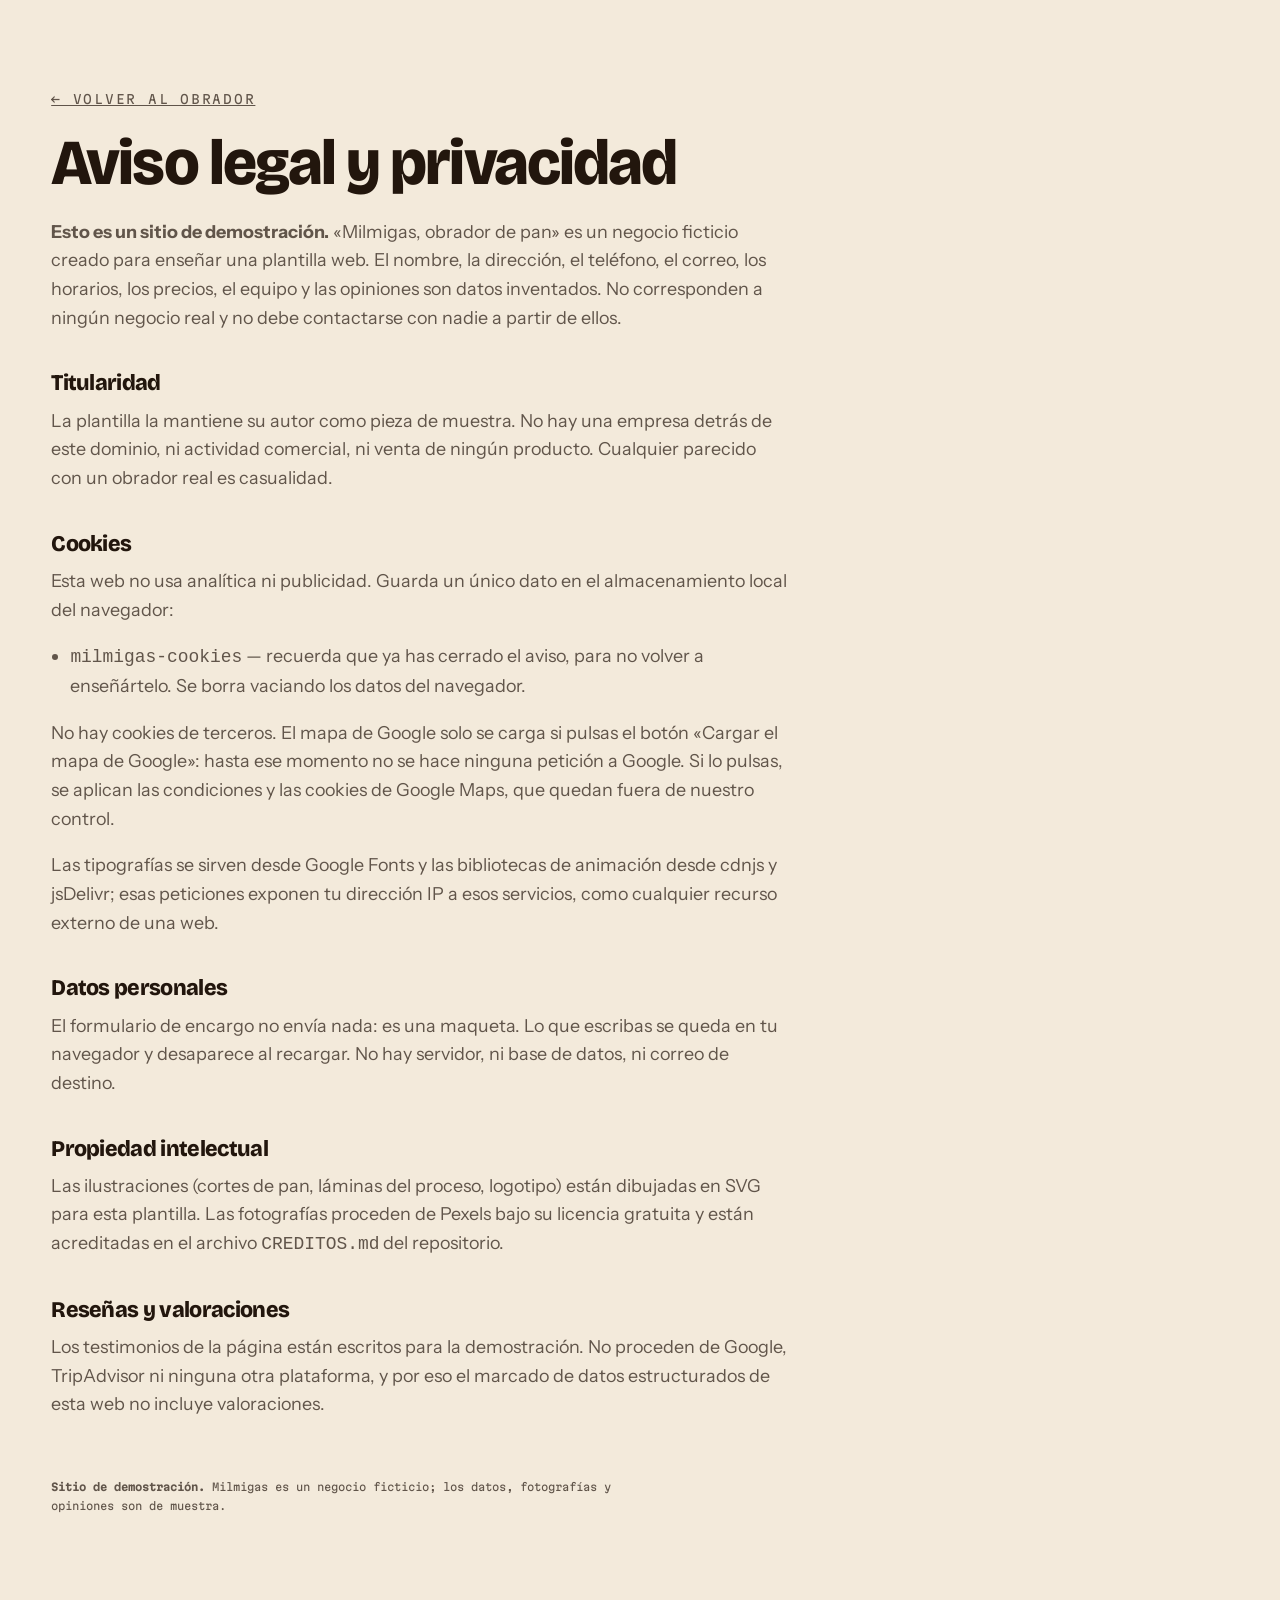
<file: legal.html>
<!doctype html>
<!-- SITIO DE DEMOSTRACIÓN. Milmigas es un negocio ficticio. -->
<html lang="es">
<head>
<meta charset="utf-8">
<meta name="viewport" content="width=device-width, initial-scale=1">
<meta name="robots" content="noindex, nofollow">
<title>Aviso legal y privacidad · Milmigas (demostración)</title>
<link rel="icon" href="favicon.svg" type="image/svg+xml">
<link rel="preconnect" href="https://fonts.googleapis.com">
<link rel="preconnect" href="https://fonts.gstatic.com" crossorigin>
<link rel="stylesheet" href="https://fonts.googleapis.com/css2?family=Bricolage+Grotesque:opsz,wdth,wght@12..96,75..100,400;12..96,75..100,700;12..96,75..100,800&family=Instrument+Sans:wght@400;500&family=Martian+Mono:wght@400;600&display=swap">
<link rel="stylesheet" href="css/estilo.css">
<style>
  .legal { max-width: 70ch; padding: clamp(4rem, 10vh, 7rem) var(--marco); }
  .legal h1 { font-size: clamp(2.2rem, 1.4rem + 3.6vw, 4rem); margin-bottom: 1.5rem; }
  .legal h2 { font-size: 1.4rem; margin: 2.5rem 0 0.8rem; }
  .legal p, .legal li { color: var(--tinta-70); }
  .legal ul { padding-left: 1.2rem; }
</style>
</head>
<body>
<main class="legal">
  <p class="indice"><a href="index.html">← Volver al obrador</a></p>
  <h1>Aviso legal y privacidad</h1>

  <p><strong>Esto es un sitio de demostración.</strong> «Milmigas, obrador de pan» es un
  negocio ficticio creado para enseñar una plantilla web. El nombre, la dirección, el
  teléfono, el correo, los horarios, los precios, el equipo y las opiniones son datos
  inventados. No corresponden a ningún negocio real y no debe contactarse con nadie a
  partir de ellos.</p>

  <h2>Titularidad</h2>
  <p>La plantilla la mantiene su autor como pieza de muestra. No hay una empresa detrás
  de este dominio, ni actividad comercial, ni venta de ningún producto. Cualquier
  parecido con un obrador real es casualidad.</p>

  <h2 id="cookies">Cookies</h2>
  <p>Esta web no usa analítica ni publicidad. Guarda un único dato en el
  almacenamiento local del navegador:</p>
  <ul>
    <li><code>milmigas-cookies</code> — recuerda que ya has cerrado el aviso, para no
    volver a enseñártelo. Se borra vaciando los datos del navegador.</li>
  </ul>
  <p>No hay cookies de terceros. El mapa de Google solo se carga si pulsas el botón
  «Cargar el mapa de Google»: hasta ese momento no se hace ninguna petición a Google.
  Si lo pulsas, se aplican las condiciones y las cookies de Google Maps, que quedan
  fuera de nuestro control.</p>
  <p>Las tipografías se sirven desde Google Fonts y las bibliotecas de animación desde
  cdnjs y jsDelivr; esas peticiones exponen tu dirección IP a esos servicios, como
  cualquier recurso externo de una web.</p>

  <h2>Datos personales</h2>
  <p>El formulario de encargo no envía nada: es una maqueta. Lo que escribas se queda
  en tu navegador y desaparece al recargar. No hay servidor, ni base de datos, ni
  correo de destino.</p>

  <h2>Propiedad intelectual</h2>
  <p>Las ilustraciones (cortes de pan, láminas del proceso, logotipo) están dibujadas
  en SVG para esta plantilla. Las fotografías proceden de Pexels bajo su licencia
  gratuita y están acreditadas en el archivo <code>CREDITOS.md</code> del repositorio.</p>

  <h2>Reseñas y valoraciones</h2>
  <p>Los testimonios de la página están escritos para la demostración. No proceden de
  Google, TripAdvisor ni ninguna otra plataforma, y por eso el marcado de datos
  estructurados de esta web no incluye valoraciones.</p>

  <p class="pie__sello" style="border:0;padding-top:2.5rem">
    <strong>Sitio de demostración.</strong> Milmigas es un negocio ficticio; los datos,
    fotografías y opiniones son de muestra.
  </p>
</main>
</body>
</html>
</file>
<file: css/estilo.css>
/* ==========================================================================
   Milmigas — obrador de pan (SITIO DE DEMOSTRACIÓN, negocio ficticio)
   Concepto: «La miga». La estructura del pan —alvéolos, corteza, corte—
   es el sistema visual: círculos irregulares, bordes gruesos, color de horno.
   ========================================================================== */

:root {
  --crema: #F3EADB;
  --papel: #FCF6EA;
  --tinta: #22160D;
  --tinta-70: rgba(34, 22, 13, 0.7);
  --tinta-45: rgba(34, 22, 13, 0.62);
  --tinta-12: rgba(34, 22, 13, 0.12);
  --corteza: #A8481B;
  --rojo: #BE2E14;
  --azul: #123A7A;
  --grano: #E8B53A;

  --display: "Bricolage Grotesque", "Trebuchet MS", sans-serif;
  --texto: "Instrument Sans", system-ui, sans-serif;
  --mono: "Martian Mono", ui-monospace, "Courier New", monospace;

  --marco: clamp(1rem, 4vw, 3.5rem);
  --regla: 3px solid var(--tinta);
}

*, *::before, *::after { box-sizing: border-box; }

html { -webkit-text-size-adjust: 100%; }

body {
  margin: 0;
  background: var(--crema);
  color: var(--tinta);
  font-family: var(--texto);
  font-size: clamp(1rem, 0.96rem + 0.2vw, 1.125rem);
  line-height: 1.6;
  overflow-x: hidden;
}

img, svg, canvas { max-width: 100%; }
img { height: auto; display: block; }

h1, h2, h3 {
  font-family: var(--display);
  font-weight: 800;
  line-height: 0.96;
  letter-spacing: -0.03em;
  margin: 0;
  font-variation-settings: "wdth" 96;
}

p { margin: 0 0 1em; }
a { color: inherit; }

::selection { background: var(--rojo); color: var(--papel); }

:focus-visible {
  outline: 3px solid var(--azul);
  outline-offset: 3px;
  border-radius: 2px;
}

.visualmente-oculta {
  position: absolute !important;
  width: 1px; height: 1px;
  margin: -1px; padding: 0; border: 0;
  clip-path: inset(50%);
  overflow: hidden; white-space: nowrap;
}

.salto {
  position: fixed;
  top: 0.75rem; left: 0.75rem;
  z-index: 200;
  transform: translateY(-160%);
  background: var(--tinta); color: var(--papel);
  padding: 0.7rem 1.1rem; border-radius: 999px;
  font-family: var(--mono); font-size: 0.75rem; text-decoration: none;
}
.salto:focus { transform: none; }

/* ── Tipografía de apoyo ───────────────────────────────────────────────── */
.kicker, .indice {
  font-family: var(--mono);
  font-size: clamp(0.62rem, 0.55rem + 0.3vw, 0.78rem);
  letter-spacing: 0.14em;
  text-transform: uppercase;
  color: var(--corteza);
  margin: 0 0 1.4rem;
}
.indice { color: var(--rojo); }

.seccion__cabeza { max-width: 62ch; }
.seccion__cabeza h2 { font-size: clamp(2.2rem, 1.2rem + 4.4vw, 5rem); margin-bottom: 1rem; }
.seccion__texto { color: var(--tinta-70); max-width: 52ch; font-size: 1.05em; }

/* ── Botones ───────────────────────────────────────────────────────────── */
.boton {
  display: inline-flex; align-items: center; gap: 0.5rem;
  font-family: var(--mono); font-size: 0.78rem; font-weight: 600;
  letter-spacing: 0.06em; text-transform: uppercase; text-decoration: none;
  padding: 0.95rem 1.5rem;
  border: 3px solid var(--tinta);
  border-radius: 999px;
  background: transparent; color: var(--tinta);
  cursor: pointer;
  transition: background 0.25s ease, color 0.25s ease, transform 0.2s ease;
}
.boton--rojo { background: var(--rojo); border-color: var(--rojo); color: var(--papel); }
.boton--rojo:hover { background: var(--tinta); border-color: var(--tinta); }
.boton--tinta { background: var(--tinta); color: var(--papel); }
.boton--tinta:hover { background: var(--rojo); border-color: var(--rojo); }
.boton--linea:hover { background: var(--tinta); color: var(--papel); }

/* ── Cabecera ──────────────────────────────────────────────────────────── */
.cabecera {
  position: fixed; inset: 0 0 auto 0; z-index: 90;
  display: flex; align-items: center; justify-content: space-between;
  gap: 1rem;
  padding: 0.85rem var(--marco);
  background: color-mix(in srgb, var(--crema) 88%, transparent);
  backdrop-filter: blur(8px);
  border-bottom: 3px solid transparent;
  transition: border-color 0.3s ease, background 0.3s ease;
}
.cabecera.esta-pegada { border-bottom-color: var(--tinta); }

.marca { display: inline-flex; align-items: center; gap: 0.6rem; text-decoration: none; }
.marca__simbolo { width: 34px; height: 34px; color: var(--corteza); flex: none; }
.marca__texto {
  font-family: var(--display); font-weight: 800; font-size: 1.35rem;
  letter-spacing: -0.045em;
}

.nav { display: flex; align-items: center; gap: clamp(0.8rem, 1.6vw, 1.8rem); }
.nav ul { display: flex; gap: clamp(0.8rem, 1.6vw, 1.6rem); list-style: none; margin: 0; padding: 0; }
.nav a {
  font-family: var(--mono); font-size: 0.72rem; letter-spacing: 0.08em;
  text-transform: uppercase; text-decoration: none;
  padding-bottom: 2px; border-bottom: 2px solid transparent;
}
.nav a:hover { border-bottom-color: var(--rojo); }
.nav__cta { padding: 0.7rem 1.1rem; }

.hamburguesa {
  display: none; align-items: center; gap: 0.5rem;
  background: none; border: 3px solid var(--tinta); border-radius: 999px;
  padding: 0.5rem 0.9rem; cursor: pointer;
  font-family: var(--mono); font-size: 0.72rem; text-transform: uppercase; color: inherit;
}
.hamburguesa__lineas { display: grid; gap: 4px; width: 18px; }
.hamburguesa__lineas i { display: block; height: 3px; background: currentColor; transition: transform 0.3s ease; }
.hamburguesa[aria-expanded="true"] .hamburguesa__lineas i:first-child { transform: translateY(3.5px) rotate(45deg); }
.hamburguesa[aria-expanded="true"] .hamburguesa__lineas i:last-child { transform: translateY(-3.5px) rotate(-45deg); }

/* ── Hero ──────────────────────────────────────────────────────────────── */
.hero {
  position: relative;
  min-height: 100svh;
  /* El reloj va absoluto abajo a la izquierda: el hueco de abajo tiene que
     dar para él, o a 900 px de alto se come el segundo boton del hero. */
  padding: clamp(7rem, 14vh, 10rem) var(--marco) clamp(8rem, 15vh, 10rem);
  display: grid;
  grid-template-columns: minmax(0, 1fr) minmax(0, 0.62fr);
  align-items: center;
  gap: clamp(1.5rem, 4vw, 4rem);
  border-bottom: var(--regla);
  overflow: hidden;
}
.hero__canvas {
  position: absolute; inset: 0; width: 100%; height: 100%;
  z-index: 0; pointer-events: none;
}
.hero__cuerpo { position: relative; z-index: 2; max-width: 34ch; }
.hero__titulo {
  font-size: clamp(2.5rem, 1.1rem + 4.6vw, 5.1rem);
  margin-bottom: 1.4rem;
}
.hero__entrada { color: var(--tinta-70); max-width: 40ch; font-size: 1.05em; }
.hero__acciones { display: flex; flex-wrap: wrap; gap: 0.8rem; margin-top: 2rem; }

.hero__foto {
  position: relative; z-index: 2; margin: 0;
  align-self: center;
}
.hero__foto img {
  width: 100%;
  aspect-ratio: 3 / 4;
  object-fit: cover;
  border: 3px solid var(--tinta);
  border-radius: 999px 999px 24px 24px;
}
.hero__foto figcaption {
  font-family: var(--mono); font-size: 0.68rem; letter-spacing: 0.08em;
  text-transform: uppercase; color: var(--tinta-45); margin-top: 0.8rem;
}

.reloj {
  position: absolute; z-index: 3;
  left: var(--marco); bottom: clamp(1rem, 3vh, 2.2rem);
  display: grid; grid-template-columns: auto auto; gap: 0.1rem 1rem;
  align-items: baseline;
  padding: 0.9rem 1.3rem;
  background: var(--tinta); color: var(--papel);
  border-radius: 18px;
}
.reloj__etiqueta {
  font-family: var(--mono); font-size: 0.6rem; letter-spacing: 0.16em;
  text-transform: uppercase; opacity: 0.66; grid-column: 1 / -1;
}
.reloj__hora { font-family: var(--display); font-weight: 800; font-size: 1.9rem; line-height: 1; }
.reloj__cuenta { font-family: var(--mono); font-size: 0.85rem; font-variant-numeric: tabular-nums; }

/* ── Marquesina ────────────────────────────────────────────────────────── */
.marquesina {
  overflow: hidden;
  background: var(--rojo); color: var(--papel);
  border-bottom: var(--regla);
  padding: 0.7rem 0;
}
.marquesina__pista {
  display: flex; align-items: center; gap: 1.6rem;
  width: max-content;
  white-space: nowrap;
  font-family: var(--display); font-weight: 700;
  font-size: clamp(1.2rem, 0.8rem + 2vw, 2.6rem);
  letter-spacing: -0.03em;
  will-change: transform;
}
.marquesina__punto {
  width: 0.55em; height: 0.55em; border-radius: 50%;
  background: currentColor; flex: none;
}

/* ── Hornadas ──────────────────────────────────────────────────────────── */
.hornadas { padding: clamp(4rem, 9vh, 7.5rem) var(--marco); border-bottom: var(--regla); }
.hornadas__lista {
  list-style: none; margin: clamp(2.5rem, 6vh, 4.5rem) 0 2rem; padding: 0;
  display: grid; gap: 3px;
  grid-template-columns: repeat(auto-fit, minmax(min(100%, 17rem), 1fr));
  background: var(--tinta);
  border: 3px solid var(--tinta);
  border-radius: 26px; overflow: hidden;
}
.hornada {
  position: relative;
  background: var(--papel);
  padding: clamp(1.4rem, 3vw, 2.2rem);
  display: flex; flex-direction: column; gap: 0.35rem;
  transition: background 0.4s ease, color 0.4s ease;
}
.hornada h3 { font-size: 1.45rem; margin-bottom: 0.2rem; }
.hornada__hora {
  font-family: var(--display); font-weight: 800;
  font-size: clamp(3.2rem, 2rem + 4vw, 5.4rem);
  line-height: 0.86; letter-spacing: -0.05em;
  margin: 0 0 0.8rem; color: var(--corteza);
  font-variant-numeric: tabular-nums;
}
.hornada__hora i { font-style: normal; opacity: 0.35; }
.hornada__que { margin: 0 0 0.4rem; }
.hornada__nota { color: var(--tinta-70); font-size: 0.92em; margin: 0; }
.hornada__estado {
  margin-top: auto; padding-top: 1.2rem;
  font-family: var(--mono); font-size: 0.68rem; letter-spacing: 0.1em;
  text-transform: uppercase; color: var(--tinta-45);
}
.hornada.es-proxima { background: var(--grano); }
.hornada.es-proxima .hornada__hora { color: var(--tinta); }
.hornada.es-proxima .hornada__estado { color: var(--tinta); font-weight: 600; }
.hornadas__pie { color: var(--tinta-70); max-width: 62ch; margin: 0; }

/* ── Cortes: galería anclada ───────────────────────────────────────────── */
.cortes { border-bottom: var(--regla); background: var(--papel); }
.cortes__pin {
  min-height: 100svh;
  padding: clamp(5rem, 11vh, 7rem) 0 clamp(2rem, 5vh, 3rem);
  display: flex; flex-direction: column; justify-content: center;
  gap: clamp(1.5rem, 4vh, 3rem);
  overflow: hidden;
}
.cortes__cabeza {
  padding: 0 var(--marco);
  display: grid;
  grid-template-columns: 1fr auto;
  align-items: end;
  gap: 1rem 2rem;
}
.cortes__cabeza h2 { font-size: clamp(2rem, 1.1rem + 3.6vw, 4.2rem); grid-column: 1; }
.cortes__cabeza .indice { grid-column: 1; margin-bottom: 0.6rem; }
.cortes__contador {
  grid-column: 2; grid-row: 1 / span 2;
  font-family: var(--display); font-weight: 800;
  font-size: clamp(2rem, 1rem + 3vw, 3.6rem);
  margin: 0; color: var(--rojo); font-variant-numeric: tabular-nums;
}
.cortes__contador i { font-style: normal; color: var(--tinta-45); }
.cortes__barra {
  grid-column: 1 / -1;
  height: 4px; background: var(--tinta-12); border-radius: 999px; overflow: hidden;
}
.cortes__barra span {
  display: block; height: 100%; width: 100%;
  background: var(--rojo); transform-origin: left center;
  transform: scaleX(0.16);
}

.cortes__pista {
  list-style: none; margin: 0; padding: 0 var(--marco);
  display: flex; gap: clamp(1.2rem, 3vw, 2.5rem);
  width: max-content;
  will-change: transform;
}
.corte {
  width: min(80vw, 46rem);
  display: grid;
  grid-template-columns: minmax(0, 1.15fr) minmax(0, 1fr);
  align-items: center;
  gap: clamp(1rem, 2.4vw, 2rem);
  background: var(--crema);
  border: 3px solid var(--tinta);
  border-radius: 28px;
  padding: clamp(1.2rem, 2.4vw, 2rem);
}
.corte img { width: 100%; }
.corte__ficha h3 { font-size: clamp(1.4rem, 1rem + 1.2vw, 2.1rem); margin-bottom: 0.9rem; }
.corte__ficha dl { margin: 0 0 1rem; display: grid; gap: 0.35rem; }
.corte__ficha dl > div {
  display: grid; grid-template-columns: 8.5rem 1fr; gap: 0.6rem;
  border-top: 1px solid var(--tinta-12); padding-top: 0.35rem;
}
.corte__ficha dt {
  font-family: var(--mono); font-size: 0.62rem; letter-spacing: 0.1em;
  text-transform: uppercase; color: var(--tinta-45);
}
.corte__ficha dd { margin: 0; font-size: 0.92em; }
.corte__ficha > p { font-size: 0.95em; color: var(--tinta-70); margin: 0; }
.cortes__ayuda {
  padding: 0 var(--marco); margin: 0;
  font-family: var(--mono); font-size: 0.68rem; letter-spacing: 0.12em;
  text-transform: uppercase; color: var(--tinta-45);
}

/* ── 72 horas: pila pegajosa ───────────────────────────────────────────── */
.masa { padding: clamp(4rem, 9vh, 7.5rem) var(--marco) 0; border-bottom: var(--regla); }
.masa__intro { max-width: 62ch; }
.masa__intro h2 { font-size: clamp(2.2rem, 1.2rem + 4.2vw, 4.8rem); margin-bottom: 1rem; }

.pila { list-style: none; margin: clamp(2.5rem, 6vh, 4rem) 0 0; padding: 0; }
.pila__item {
  position: sticky;
  top: clamp(5.5rem, 12vh, 7.5rem);
  margin-bottom: clamp(9rem, 20vh, 15rem);
}
.pila__item:last-child { margin-bottom: clamp(3rem, 8vh, 6rem); }

.paso {
  display: grid;
  grid-template-columns: auto minmax(0, 1fr) minmax(0, 0.7fr);
  gap: clamp(1rem, 3vw, 2.6rem);
  align-items: start;
  background: var(--papel);
  border: 3px solid var(--tinta);
  border-radius: 30px;
  padding: clamp(1.4rem, 3vw, 2.6rem);
  box-shadow: 0 -2px 0 var(--crema);
}
.paso__num {
  font-family: var(--mono); font-weight: 600; font-size: 0.85rem;
  color: var(--rojo); margin: 0;
}
.paso__texto h3 { font-size: clamp(1.6rem, 1.1rem + 1.8vw, 2.8rem); margin-bottom: 0.4rem; }
.paso__hora {
  font-family: var(--mono); font-size: 0.7rem; letter-spacing: 0.12em;
  text-transform: uppercase; color: var(--corteza); margin-bottom: 1rem;
}
.paso__texto > p { color: var(--tinta-70); max-width: 46ch; }
.paso__dato {
  display: inline-flex; align-items: baseline; gap: 0.5rem;
  font-family: var(--mono); font-size: 0.72rem; letter-spacing: 0.08em;
  text-transform: uppercase; color: var(--tinta);
  border: 2px solid var(--tinta); border-radius: 999px;
  padding: 0.35rem 0.9rem; margin: 0;
}
.paso__dato span { font-family: var(--display); font-weight: 800; font-size: 1.4rem; letter-spacing: -0.03em; }
.paso img { width: 100%; max-width: 15rem; justify-self: end; }

/* ── Banda de fotos ────────────────────────────────────────────────────── */
.banda {
  display: grid; grid-template-columns: repeat(auto-fit, minmax(min(100%, 22rem), 1fr));
  gap: clamp(1rem, 3vw, 2.5rem);
  padding: clamp(4rem, 9vh, 7rem) var(--marco);
  border-bottom: var(--regla);
}
.banda__figura { margin: 0; }
.banda__figura img {
  width: 100%; aspect-ratio: 4 / 3; object-fit: cover;
  border: 3px solid var(--tinta); border-radius: 26px;
}
.banda__figura:first-child img { border-radius: 26px 26px 140px 26px; }
.banda__figura:last-child img { border-radius: 26px 26px 26px 140px; }
.banda__figura figcaption {
  font-family: var(--mono); font-size: 0.68rem; letter-spacing: 0.08em;
  text-transform: uppercase; color: var(--tinta-45); margin-top: 0.8rem;
}

/* ── Carta ─────────────────────────────────────────────────────────────── */
.carta { padding: clamp(4rem, 9vh, 7.5rem) var(--marco); border-bottom: var(--regla); }
.seccion__cabeza--carta { margin-bottom: clamp(2.5rem, 6vh, 4rem); }
.carta__rejilla {
  display: grid;
  grid-template-columns: repeat(auto-fit, minmax(min(100%, 19rem), 1fr));
  gap: clamp(1.6rem, 4vw, 3.2rem);
}
.carta__bloque h3 {
  font-size: 1.15rem; text-transform: uppercase; letter-spacing: 0.02em;
  padding-bottom: 0.7rem; margin-bottom: 1rem;
  border-bottom: 3px solid var(--tinta);
}
.carta__bloque ul { list-style: none; margin: 0; padding: 0; display: grid; gap: 0.7rem; }
.carta__bloque li {
  display: grid; grid-template-columns: auto 1fr auto; align-items: baseline; gap: 0.4rem;
}
.carta__nombre { font-weight: 500; }
.carta__nombre em {
  font-style: normal; font-family: var(--mono); font-size: 0.62rem;
  letter-spacing: 0.08em; text-transform: uppercase; color: var(--tinta-45);
  margin-left: 0.35rem;
}
.carta__puntos { border-bottom: 2px dotted var(--tinta-12); transform: translateY(-0.25em); }
.carta__precio { font-family: var(--mono); font-size: 0.85rem; font-variant-numeric: tabular-nums; }

.carta__foto { margin: clamp(2.5rem, 6vh, 4rem) 0 0; }
.carta__foto img {
  width: 100%; max-height: 62vh; object-fit: cover;
  border: 3px solid var(--tinta); border-radius: 26px;
}
.carta__foto figcaption {
  font-family: var(--mono); font-size: 0.68rem; letter-spacing: 0.08em;
  text-transform: uppercase; color: var(--tinta-45); margin-top: 0.8rem;
}

/* ── Obrador ───────────────────────────────────────────────────────────── */
.obrador { padding: clamp(4rem, 9vh, 7.5rem) var(--marco); border-bottom: var(--regla); }
.cifras {
  list-style: none; margin: clamp(2.5rem, 6vh, 4rem) 0; padding: 0;
  display: grid; grid-template-columns: repeat(auto-fit, minmax(min(100%, 12rem), 1fr));
  gap: clamp(1.2rem, 3vw, 2.5rem);
}
.cifras li { border-top: 3px solid var(--tinta); padding-top: 0.9rem; }
.cifra {
  display: block;
  font-family: var(--display); font-weight: 800;
  font-size: clamp(2.6rem, 1.6rem + 3.6vw, 5rem);
  line-height: 0.9; letter-spacing: -0.05em; color: var(--rojo);
  font-variant-numeric: tabular-nums;
}
.cifra__pie {
  display: block; margin-top: 0.5rem;
  font-family: var(--mono); font-size: 0.68rem; letter-spacing: 0.08em;
  text-transform: uppercase; color: var(--tinta-70); max-width: 18ch;
}

.gente {
  display: grid; grid-template-columns: repeat(auto-fit, minmax(min(100%, 15rem), 1fr));
  gap: 3px; background: var(--tinta);
  border: 3px solid var(--tinta); border-radius: 26px; overflow: hidden;
}
.gente__ficha { background: var(--papel); padding: clamp(1.2rem, 2.6vw, 1.9rem); }
.gente__papel {
  font-family: var(--mono); font-size: 0.62rem; letter-spacing: 0.12em;
  text-transform: uppercase; color: var(--corteza); margin-bottom: 0.5rem;
}
.gente__ficha h3 { font-size: 1.3rem; margin-bottom: 0.6rem; }
.gente__ficha p:last-child { color: var(--tinta-70); font-size: 0.94em; margin: 0; }

.trigo {
  margin-top: clamp(2.5rem, 6vh, 4rem);
  display: grid; gap: 0.8rem 2.5rem;
  grid-template-columns: minmax(0, 18rem) minmax(0, 1fr);
  align-items: start;
}
.trigo h3 { font-size: 1.5rem; }
.trigo ul { list-style: none; margin: 0; padding: 0; display: grid; gap: 0.7rem; }
.trigo li { border-top: 1px solid var(--tinta-12); padding-top: 0.7rem; color: var(--tinta-70); }
.trigo li strong { color: var(--tinta); }
.trigo__nota {
  grid-column: 2; margin: 0.6rem 0 0;
  font-family: var(--mono); font-size: 0.66rem; letter-spacing: 0.06em;
  color: var(--tinta-45);
}

/* ── Voces ─────────────────────────────────────────────────────────────── */
.voces {
  padding: clamp(4rem, 9vh, 7.5rem) var(--marco);
  background: var(--tinta); color: var(--papel);
  border-bottom: var(--regla);
}
.voces__titulo { font-size: clamp(2rem, 1.2rem + 3.4vw, 4.2rem); max-width: 16ch; }
.voces__lista {
  list-style: none; margin: clamp(2.5rem, 6vh, 4rem) 0 2rem; padding: 0;
  display: grid; grid-template-columns: repeat(auto-fit, minmax(min(100%, 18rem), 1fr));
  gap: clamp(1.5rem, 3vw, 3rem);
}
.voz blockquote { margin: 0; }
.voz blockquote p {
  font-family: var(--display); font-weight: 400; font-size: clamp(1.1rem, 0.9rem + 0.8vw, 1.45rem);
  line-height: 1.35; letter-spacing: -0.02em;
}
.voz__firma {
  font-family: var(--mono); font-size: 0.68rem; letter-spacing: 0.08em;
  text-transform: uppercase; color: var(--grano); margin: 0;
}
.voces__aviso {
  margin: 0; max-width: 62ch;
  font-family: var(--mono); font-size: 0.66rem; line-height: 1.7;
  color: rgba(252, 246, 234, 0.6);
}

/* ── Visita ────────────────────────────────────────────────────────────── */
.visita { padding: clamp(4rem, 9vh, 7.5rem) var(--marco); }
.visita__rejilla {
  display: grid; gap: clamp(2rem, 4vw, 3.5rem);
  grid-template-columns: repeat(auto-fit, minmax(min(100%, 19rem), 1fr));
  margin-top: clamp(2.5rem, 6vh, 4rem);
  align-items: start;
}
.horario h3, .donde h3, .encargo h3 { font-size: 1.5rem; margin-bottom: 1rem; }
.horario__estado {
  display: inline-flex; align-items: center; gap: 0.5rem;
  font-family: var(--mono); font-size: 0.7rem; letter-spacing: 0.08em;
  text-transform: uppercase;
  border: 2px solid var(--tinta); border-radius: 999px;
  padding: 0.4rem 0.9rem;
}
.horario__estado.esta-abierto { background: var(--grano); }
.horario__lista { list-style: none; margin: 1.4rem 0 0.4rem; padding: 0; display: grid; gap: 0.5rem; }
.horario__lista li {
  display: grid; grid-template-columns: 5.5rem minmax(0, 1fr); gap: 0.6rem;
  align-items: center;
  font-size: 0.9em;
}
.horario__dia { font-weight: 600; }
.horario__franjas {
  position: relative; height: 12px;
  background: var(--tinta-12); border-radius: 999px; overflow: hidden;
}
.horario__franjas i {
  position: absolute; top: 0; bottom: 0;
  left: var(--a); width: var(--b);
  background: var(--corteza); border-radius: 999px;
}
.horario__texto {
  grid-column: 2; font-family: var(--mono); font-size: 0.66rem;
  letter-spacing: 0.06em; color: var(--tinta-45);
}
.horario__lista li.es-hoy .horario__dia { color: var(--rojo); }
.horario__lista li.es-hoy .horario__franjas i { background: var(--rojo); }
.horario__cerrado .horario__franjas { background: repeating-linear-gradient(45deg, var(--tinta-12) 0 4px, transparent 4px 8px); }
/* Ojo: la escala va con space-between, no con 6 columnas iguales: las marcas
   son 6 puntos (6, 9, 12, 15, 18 y 21 h), no 6 tramos. Con grid se
   desalinearían de las franjas. */
.horario__escala {
  display: flex; justify-content: space-between;
  margin: 0.2rem 0 0 6.1rem;
  font-family: var(--mono); font-size: 0.6rem; color: var(--tinta-45);
}

.donde address { font-style: normal; line-height: 1.8; margin-bottom: 1rem; }
.donde address a { text-decoration-thickness: 2px; text-underline-offset: 3px; }
.donde__nota { color: var(--tinta-70); font-size: 0.94em; }
.mapa { margin-top: 1.4rem; }
.mapa__aviso { font-family: var(--mono); font-size: 0.64rem; line-height: 1.7; color: var(--tinta-45); margin: 0.8rem 0 0; }
.mapa iframe {
  width: 100%; height: 320px; border: 3px solid var(--tinta); border-radius: 24px; display: block;
}

.encargo {
  background: var(--papel);
  border: 3px solid var(--tinta); border-radius: 28px;
  padding: clamp(1.4rem, 3vw, 2.2rem);
}
.encargo__texto { color: var(--tinta-70); font-size: 0.94em; }
.campo { display: grid; gap: 0.35rem; margin-bottom: 1rem; }
.campo label {
  font-family: var(--mono); font-size: 0.64rem; letter-spacing: 0.1em;
  text-transform: uppercase; color: var(--tinta-45);
}
.campo input, .campo textarea {
  font: inherit; font-size: 0.95em;
  padding: 0.7rem 0.9rem;
  border: 2px solid var(--tinta); border-radius: 14px;
  background: var(--crema); color: inherit;
  width: 100%; resize: vertical;
}
.encargo__estado { font-family: var(--mono); font-size: 0.72rem; margin: 0.9rem 0 0; color: var(--corteza); min-height: 1.2em; }
.encargo__demo { font-family: var(--mono); font-size: 0.62rem; color: var(--tinta-45); margin: 0.6rem 0 0; }

/* ── Pie ───────────────────────────────────────────────────────────────── */
.pie {
  border-top: var(--regla);
  padding: clamp(3rem, 7vh, 5rem) var(--marco) 2.5rem;
  display: grid; gap: 2rem;
  grid-template-columns: repeat(auto-fit, minmax(min(100%, 18rem), 1fr));
  align-items: start;
}
.pie__marca { display: flex; gap: 1rem; align-items: flex-start; }
.pie__marca .marca__simbolo { width: 44px; height: 44px; color: var(--corteza); }
.pie__lema { font-family: var(--display); font-weight: 700; font-size: 1.1rem; line-height: 1.3; letter-spacing: -0.02em; margin: 0; }
.pie__nav ul { list-style: none; margin: 0; padding: 0; display: grid; gap: 0.5rem; }
.pie__nav a { font-family: var(--mono); font-size: 0.72rem; letter-spacing: 0.08em; text-transform: uppercase; }
.pie__sello {
  grid-column: 1 / -1; margin: 0;
  border-top: 1px solid var(--tinta-12); padding-top: 1.4rem;
  font-family: var(--mono); font-size: 0.66rem; line-height: 1.8; color: var(--tinta-70);
  max-width: 88ch;
}

/* ── Aviso de cookies ──────────────────────────────────────────────────── */
.cookie-banner {
  position: fixed; z-index: 120;
  left: var(--marco); right: var(--marco); bottom: clamp(0.8rem, 2vh, 1.4rem);
  background: var(--tinta); color: var(--papel);
  border-radius: 24px;
  padding: 1.1rem 1.3rem;
  gap: 1.2rem;
  align-items: center; justify-content: space-between;
  flex-wrap: wrap;
  box-shadow: 0 18px 40px rgba(34, 22, 13, 0.25);
}
/* OJO: el display va aquí, nunca en .cookie-banner a secas, o gana a [hidden] */
.cookie-banner:not([hidden]) { display: flex; }
.cookie-banner p { margin: 0; max-width: 72ch; font-size: 0.85rem; line-height: 1.6; }
.cookie-banner__acciones { display: flex; gap: 0.6rem; flex-wrap: wrap; }
.cookie-banner .boton--tinta { background: var(--papel); color: var(--tinta); border-color: var(--papel); }
.cookie-banner .boton--linea { border-color: rgba(252, 246, 234, 0.5); color: var(--papel); }
.cookie-banner .boton--linea:hover { background: var(--papel); color: var(--tinta); }

/* ── Cursor ────────────────────────────────────────────────────────────── */
.cursor { display: none; }
@media (hover: hover) and (pointer: fine) {
  .cursor {
    display: block; position: fixed; top: 0; left: 0; z-index: 150;
    pointer-events: none; mix-blend-mode: multiply;
    transform: translate3d(-100px, -100px, 0);
  }
  .cursor__punto {
    display: block; width: 14px; height: 14px; margin: -7px 0 0 -7px;
    border-radius: 50%; background: var(--rojo);
    transition: width 0.25s ease, height 0.25s ease, margin 0.25s ease;
  }
  .cursor__texto {
    position: absolute; top: 50%; left: 50%; transform: translate(-50%, -50%);
    font-family: var(--mono); font-size: 0.55rem; letter-spacing: 0.08em;
    text-transform: uppercase; color: var(--papel);
    opacity: 0; white-space: nowrap;
  }
  .cursor.es-grande .cursor__punto { width: 84px; height: 84px; margin: -42px 0 0 -42px; }
  .cursor.es-grande .cursor__texto { opacity: 1; }
}

/* ── Estados de entrada (solo con GSAP disponible) ─────────────────────── */
.has-motion [data-reveal-linea],
.has-motion .hero__foto,
.has-motion .hornada,
.has-motion .corte__ficha,
.has-motion .cifras li,
.has-motion .gente__ficha,
.has-motion .carta__bloque,
.has-motion .voz,
.has-motion .banda__figura { opacity: 0; }
.has-motion .palabra__letra { opacity: 0; }

/* ── Char-reveal ───────────────────────────────────────────────────────── */
.palabra { display: inline-block; white-space: nowrap; }
.palabra__letra { display: inline-block; will-change: transform, opacity; }

/* ── Responsive ────────────────────────────────────────────────────────── */
@media (max-width: 1000px) {
  .hamburguesa { display: inline-flex; }
  .nav {
    position: fixed; inset: 0 0 auto 0;
    flex-direction: column; align-items: stretch;
    gap: 1.2rem;
    padding: 5.5rem var(--marco) 2.5rem;
    background: var(--crema);
    border-bottom: 3px solid var(--tinta);
    transform: translateY(-101%);
    transition: transform 0.4s cubic-bezier(0.6, 0, 0.2, 1);
    z-index: -1;
  }
  .nav.esta-abierto { transform: translateY(0); }
  .nav ul { flex-direction: column; gap: 0.9rem; }
  .nav a { font-size: 1rem; }
  .nav__cta { justify-content: center; }

  .hero { grid-template-columns: 1fr; align-content: center; }
  .hero__cuerpo { max-width: none; }
  .hero__foto { max-width: 17rem; }
  .hero { padding-bottom: 3rem; }   /* aquí el reloj ya no es absoluto */
  .reloj { position: static; margin-top: 1.5rem; justify-self: start; }

  .paso { grid-template-columns: auto minmax(0, 1fr); }
  .paso img { grid-column: 2; justify-self: start; max-width: 11rem; }
  .trigo { grid-template-columns: 1fr; }
  .trigo__nota { grid-column: 1; }

  /* En pantalla estrecha la tarjeta tiene que caber de una vez en el alto:
     la lámina se reduce y la ficha se aprieta. */
  .corte {
    grid-template-columns: 1fr;
    width: min(84vw, 28rem);
    gap: 0.6rem;
    padding: 1.1rem 1.2rem;
    align-content: start;
  }
  .corte img { max-width: 13rem; margin: 0 auto; }
  .corte__ficha h3 { font-size: 1.3rem; margin-bottom: 0.5rem; }
  .corte__ficha dl { gap: 0.15rem; margin-bottom: 0.6rem; }
  .corte__ficha dd { font-size: 0.86em; }
  .corte__ficha > p { font-size: 0.86em; }

  .cortes__cabeza { grid-template-columns: 1fr; }
  .cortes__cabeza .cortes__contador { grid-column: 1; grid-row: auto; }
  .cortes__pin { justify-content: flex-start; gap: 1.2rem; }
}

@media (max-width: 620px) {
  .corte__ficha dl > div { grid-template-columns: 1fr; gap: 0; }
  .horario__lista li { grid-template-columns: 4.6rem minmax(0, 1fr); }
  .horario__escala { margin-left: 5.2rem; }
  .hero__foto img { border-radius: 999px 999px 20px 20px; }
}

/* ── Movimiento reducido ───────────────────────────────────────────────── */
@media (prefers-reduced-motion: reduce) {
  *, *::before, *::after {
    animation-duration: 0.001ms !important;
    animation-iteration-count: 1 !important;
    transition-duration: 0.001ms !important;
    scroll-behavior: auto !important;
  }
  .cursor { display: none; }
}

/* ── Cortina de entrada ────────────────────────────────────────────────
   Obligatoria (§5 del pliego). El `display` va en `:not([hidden])`, nunca
   en la clase a secas: si no, ganaría al atributo y la página quedaría
   tapada para siempre —el mismo fallo que el aviso de cookies.
   ────────────────────────────────────────────────────────────────────── */
.cortina { position: fixed; inset: 0; z-index: 400; }
.cortina:not([hidden]) { display: grid; place-items: center; }
.cortina[hidden] { display: none !important; }
.cortina__centro {
  position: relative; z-index: 3;
  display: grid; justify-items: center; gap: 0.9rem;
  padding: 0 1.5rem; text-align: center;
}
.cortina__marca {
  margin: 0; font-family: var(--display);
  font-size: clamp(2.1rem, 8vw, 4.6rem); line-height: 0.95;
  letter-spacing: -0.03em;
}
.cortina__pie {
  margin: 0; font-family: var(--mono);
  font-size: clamp(0.6rem, 1.8vw, 0.72rem); letter-spacing: 0.34em;
  text-transform: uppercase;
}
@media (prefers-reduced-motion: reduce) { .cortina { display: none !important; } }

/* «La miga»: la masa sube, se le da la greña y el pan se abre por el corte. */
.cortina--pan { background: transparent; }
.cortina--pan .cortina__hoja {
  position: absolute; left: 0; right: 0; height: 58%;
  background: var(--tinta); z-index: 1;
}
.cortina--pan .cortina__hoja--alta {
  top: 0; border-radius: 0 0 50% 50% / 0 0 6.5vh 6.5vh;
}
.cortina--pan .cortina__hoja--baja {
  bottom: 0; border-radius: 50% 50% 0 0 / 6.5vh 6.5vh 0 0;
}
.cortina--pan .cortina__marca { color: var(--papel); }
.cortina--pan .cortina__pie { color: var(--grano); }
.cortina__corte { width: min(52vw, 20rem); height: auto; }
.cortina__corte path { fill: none; stroke: var(--corteza); stroke-width: 3; stroke-linecap: round; }
.has-motion .cortina__corte path { stroke-dasharray: 1; stroke-dashoffset: 1; }
</file>
